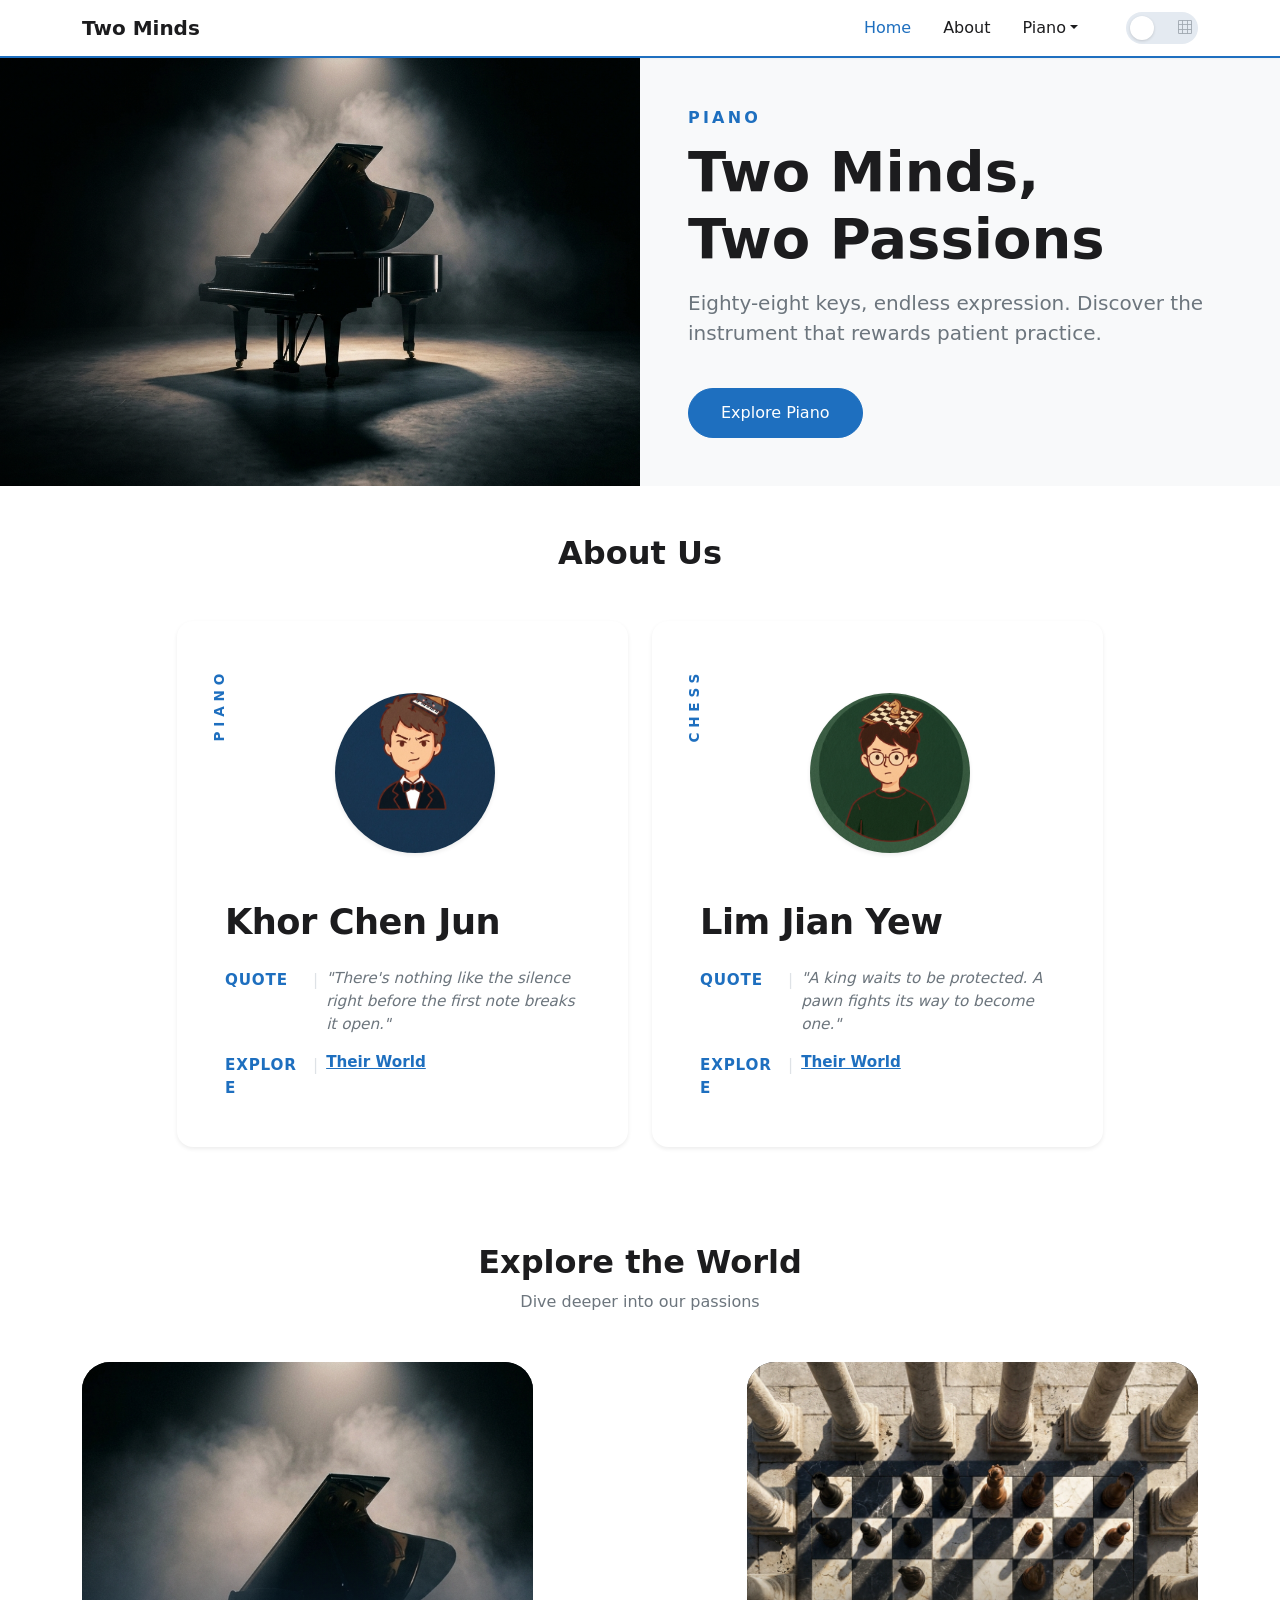
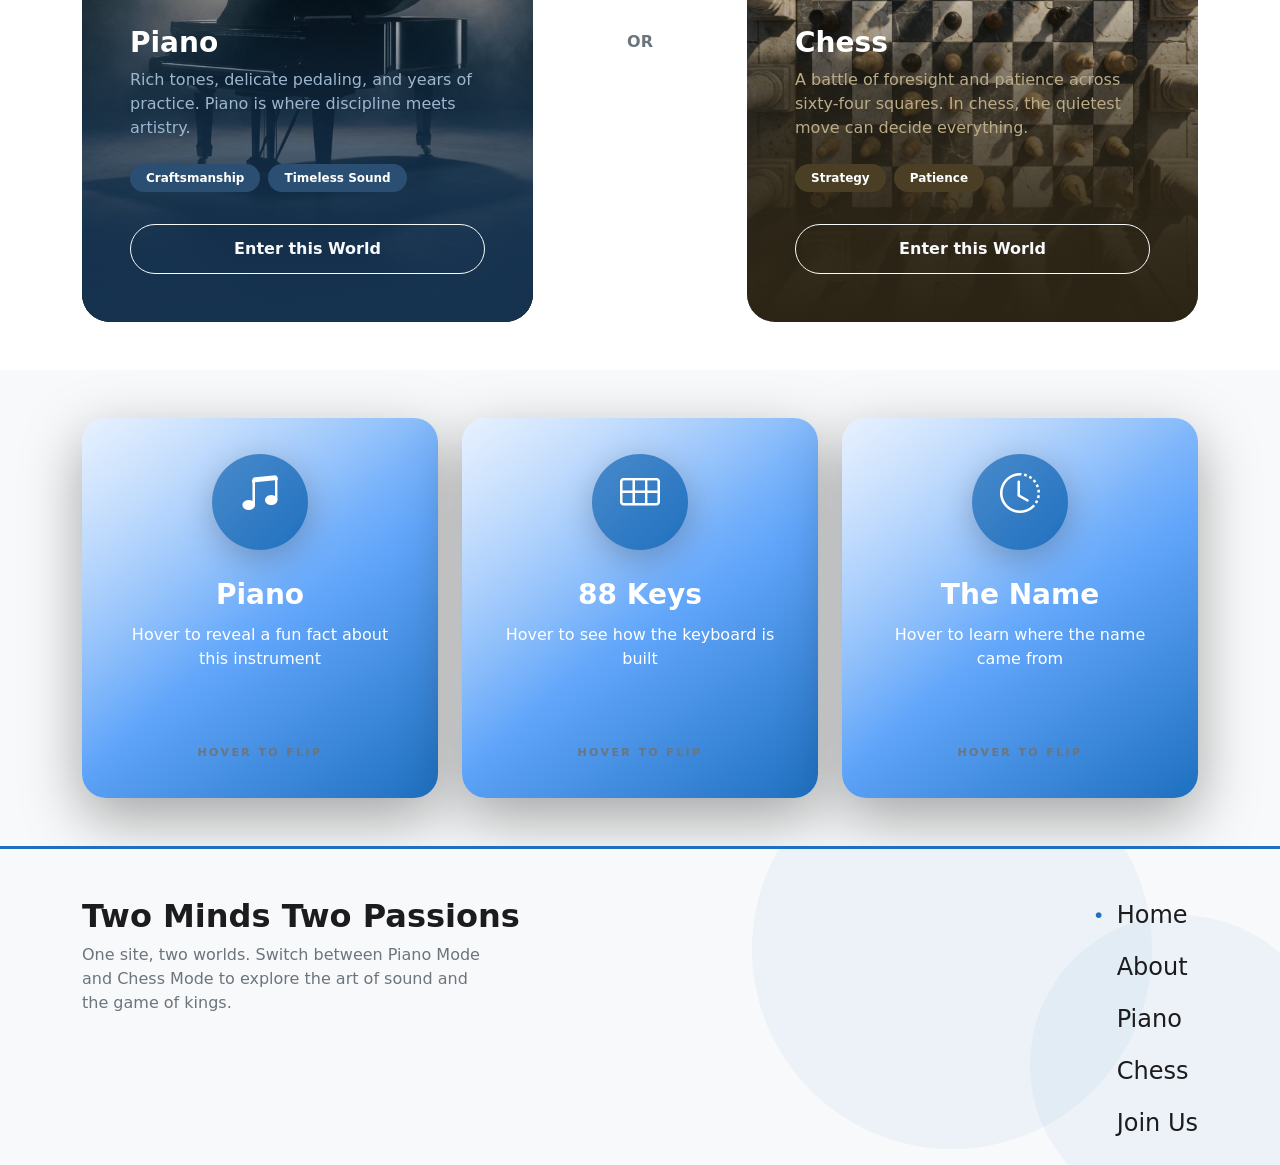
<file: index.html>
<!DOCTYPE html>
<html lang="en" data-mode="piano">
<!-- Jian Yew -->
<head>
  <meta charset="UTF-8">
  <title>Home Page</title>
  <link href="https://cdn.jsdelivr.net/npm/bootstrap@5.3.3/dist/css/bootstrap.min.css" rel="stylesheet">
  <link href="https://cdn.jsdelivr.net/npm/bootstrap-icons@1.11.3/font/bootstrap-icons.min.css" rel="stylesheet">
  <link rel="stylesheet" href="./css/styles.css">
  <link rel="icon" href="data:,">
</head>

<body class="tmt d-flex flex-column min-vh-100">
  <!-- Navigation bar -->
  <header class="navbar navbar-expand sticky-top tmt cnav">
    <div class="container">
      <a href="./index.html" class="navbar-brand fw-bold">Two Minds</a>
      <ul class="navbar-nav ms-auto me-4 gap-3 align-items-center">
        <li class="nav-item">
          <a href="./index.html" class="nav-link active">Home</a>
        </li>
        <li class="nav-item">
          <a href="./about.html" class="nav-link">About</a>
        </li>
        <li class="nav-item dropdown">
          <a class="nav-link dropdown-toggle dtl" href="javascript:void(0)" data-bs-toggle="dropdown">Chess</a>
          <ul class="dmenu dropdown-menu">
            <li><a class="dropdown-item" href="./chess_matches.html">Matches</a></li>
            <li><a class="dropdown-item" href="./chess_openings.html">Openings</a></li>
          </ul>
        </li>
      </ul>
      <!-- Toggle switch -->
      <button type="button" class="mtn mt mtl ms-3"></button>
    </div>
  </header>

  <main>
    <!-- Hero section, image reveal different mode's image as preview -->
    <section class="hero tmt">
      <div class="container-fluid p-0">
        <div class="row g-0">
          <div class="col-6 spot hwrap">
              <img class="hbase img-fluid w-100 h-100 object-fit-cover" src="./assets/piano_hero.jpg">
              <div class="rlayer">
                <img class="rimage img-fluid w-100 h-100 object-fit-cover" src="./assets/chess_hero.jpg">
                <span class="ring"></span>
              </div>
              <div class="hgrad"></div>
          </div>
          <div class="col-6 d-flex align-items-center">
            <div class="hcont p-5 w-100">
              <p class="heye mb-2 text-uppercase fw-bold">Piano</p>
              <h1 class="htit display-4 fw-bold">Two Minds, Two Passions</h1>
              <p class="hsub lead mt-3">Eighty-eight keys, endless expression. Discover the instrument that
                rewards patient practice.</p>
              <a href="#hobbies" class="cta btn btn-primary mt-4">
                <span class="ctat">Explore Piano</span>
              </a>
            </div>
          </div>
        </div>
      </div>
    </section>

    <!-- About us section -->
    <section class="tmt py-5">
      <div class="container">
        <h2 class="fw-bold text-center mb-5">About Us</h2>

        <div class="row g-4 justify-content-center">

          <div class="col-5">
            <div class="card border-0 shadow-sm p-5 h-100 rounded-4" style="background-color: var(--cardbg);">
              <div class="bclabel position-absolute text-uppercase fw-bold">PIANO</div>
              <div class="d-flex justify-content-center mb-5 mt-4 ps-4">
                <img class="rounded-circle object-fit-cover shadow-sm" src="assets/piano_player.jpeg" width="160"
                  height="160">
              </div>
              <h3 class="bcname fw-bold mb-4">Khor Chen Jun</h3>
              <div class="bcrow d-flex align-items-start mb-3">
                <span class="bckey fw-bold text-uppercase flex-shrink-0">QUOTE</span>
                <span class="bcsep mx-2">|</span>
                <span class="fst-italic text-muted">"There's nothing like the silence right before the first note breaks it open."</span>
              </div>
              <div class="bcrow d-flex align-items-start">
                <span class="bckey fw-bold text-uppercase flex-shrink-0">EXPLORE</span>
                <span class="bcsep mx-2">|</span>
                <a href="#hobbies" class="fw-bold p-0" style="color: var(--primary);" data-set-mode="piano">Their World</a>
              </div>
            </div>
          </div>

          <div class="col-5">
            <div class="card border-0 shadow-sm p-5 h-100 rounded-4" style="background-color: var(--cardbg);">
              <div class="bclabel position-absolute text-uppercase fw-bold">CHESS</div>
              <div class="d-flex justify-content-center mb-5 mt-4 ps-4">
                <img class="rounded-circle object-fit-cover shadow-sm" src="./assets/chess_player.jpg" width="160"
                  height="160">
              </div>
              <h3 class="bcname fw-bold mb-4">Lim Jian Yew</h3>
              <div class="bcrow d-flex align-items-start mb-3">
                <span class="bckey fw-bold text-uppercase flex-shrink-0">QUOTE</span>
                <span class="bcsep mx-2">|</span>
                <span class="fst-italic text-muted">"A king waits to be protected. A pawn fights its way to become one."</span>
              </div>
              <div class="bcrow d-flex align-items-start">
                <span class="bckey fw-bold text-uppercase flex-shrink-0">EXPLORE</span>
                <span class="bcsep mx-2">|</span>
                <a href="#hobbies" class="fw-bold p-0" style="color: var(--primary);" data-set-mode="chess">Their World</a>
              </div>
            </div>
          </div>

        </div>
      </div>
    </section>

    <!-- Hobby card section -->
    <section id="hobbies" class="tmt py-5">
      <div class="container">
        <div class="reveal text-center mb-5">
          <h2 class="fw-bold">Explore the World</h2>
          <p class="text-muted">Dive deeper into our passions</p>
        </div>

        <div class="row g-4 justify-content-center">
          <div class="col-5 reveal">
            <div class="card hcard border-0 h-100 overflow-hidden text-white bg-dark">
              <img class="card-img object-fit-cover h-100 w-100" src="./assets/piano_hero.jpg">
              <div class="card-img-overlay d-flex flex-column justify-content-end p-5"
                style="background: linear-gradient(to top, #15324f 0%, #15324ff2 15%, #15324fa6 40%, #00000000 70%);">
                <h3 class="card-title fw-bold">Piano</h3>
                <p class="card-text mb-4" style="color: #9db6cf;">Rich tones, delicate pedaling, and years of
                  practice. Piano is where discipline meets artistry.</p>
                <div class="d-flex gap-2 mb-4 flex-wrap">
                  <span class="badge rounded-pill py-2 px-3" style="background-color: #2a4f72;">
                    Craftsmanship
                  </span>
                  <span class="badge rounded-pill py-2 px-3" style="background-color: #2a4f72;">
                    Timeless Sound
                  </span>
                </div>
                <a href="piano_index.html">
                <button type="button" class="btn btn-outline-light mt-2 fw-bold w-100" data-set-mode="piano">
                  Enter this World
                </button></a>
              </div>
            </div>
          </div>

          <div class="col-2 d-flex align-items-center justify-content-center py-3 text-muted text-uppercase fw-bold">
            or
          </div>

          <div class="col-5 reveal reveal-delay-1">
            <div class="card hcard border-0 h-100 overflow-hidden text-white bg-dark">
              <img class="card-img object-fit-cover h-100 w-100" src="./assets/explore_chess.jpg">
              <div class="card-img-overlay d-flex flex-column justify-content-end p-5"
                style="background: linear-gradient(to top, #2b2415 0%, #2b2415f2 15%, #2b2415a6 40%, #00000000 70%);">
                <h3 class="card-title fw-bold">Chess</h3>
                <p class="card-text mb-4" style="color: #bbab86;">A battle of foresight and patience across sixty-four
                  squares. In chess, the quietest move can decide everything.</p>
                <div class="d-flex gap-2 mb-4 flex-wrap">
                  <span class="badge rounded-pill py-2 px-3" style="background-color: #4a3f24;">
                    Strategy
                  </span>
                  <span class="badge rounded-pill py-2 px-3" style="background-color: #4a3f24;">
                    Patience
                  </span>
                </div>
                <a href="./chess_matches.html" class="btn btn-outline-light mt-2 fw-bold w-100" data-set-mode="chess">
                  Enter this World
                </a>
              </div>
            </div>
          </div>
        </div>
      </div>
    </section>

    <!-- Card flip section -->
    <section class="highlights tmt py-5">
      <div class="container">
        <div class="row g-4 grid justify-content-center"></div>
      </div>
    </section>
  </main>

  <!-- Footer -->
  <footer class="footer tmt mt-auto pt-5 pb-4">
    <div class="container d-flex justify-content-between">
      <div>
        <h3 class="fw-bold fs-2">Two Minds Two Passions</h3>
        <p class="mb-4 pe-5" style="max-width: 450px;">
          One site, two worlds. Switch between Piano Mode and Chess Mode to explore the art of sound and the game
          of kings.
        </p>
      </div>
      <nav class="d-flex flex-column gap-3">
        <a href="./index.html" class="flink position-relative">
          <span class="position-absolute translate-middle-y"
            style="left: -16px; top: 50%; color: var(--primary); font-size: 20px;">•</span>
          Home
        </a>
        <a href="./about.html" class="flink">About</a>
        <a href="./index.html#hobbies" class="flink" data-set-mode="piano">Piano</a>
        <a href="./index.html#hobbies" class="flink" data-set-mode="chess">Chess</a>
        <a href="./join_us.html" class="flink">Join Us</a>
      </nav>
    </div>
  </footer>

  <!-- JavaScript -->
  <script src="https://cdn.jsdelivr.net/npm/bootstrap@5.3.3/dist/js/bootstrap.bundle.min.js"></script>
  <script src="./js/main.js"></script>
</body>

</html>
</file>
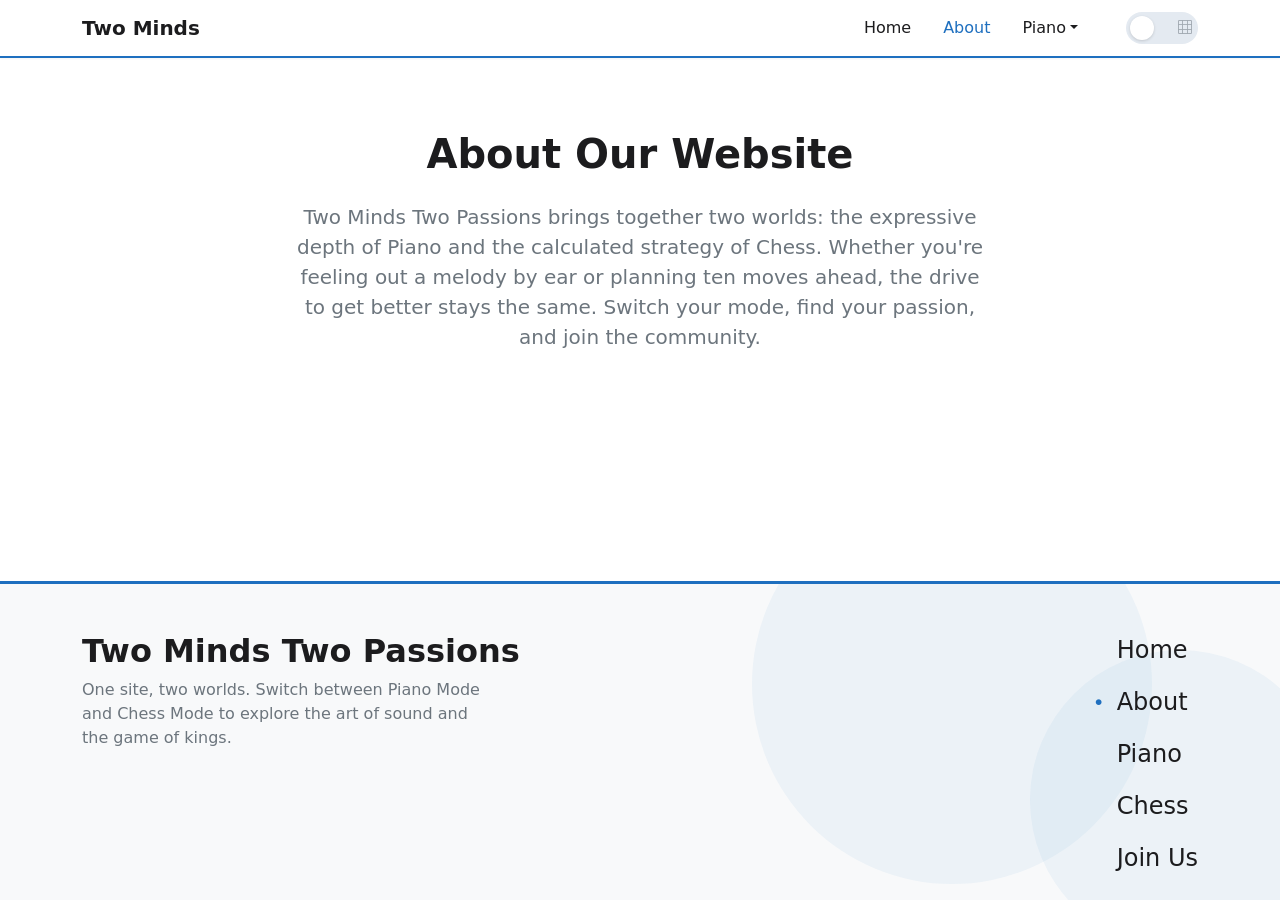
<file: about.html>
<!DOCTYPE html>
<html lang="en" data-mode="piano">
<!-- Jian Yew -->
<head>
  <meta charset="UTF-8">
  <title>About Us</title>
  <link href="https://cdn.jsdelivr.net/npm/bootstrap@5.3.3/dist/css/bootstrap.min.css" rel="stylesheet">
  <link href="https://cdn.jsdelivr.net/npm/bootstrap-icons@1.11.3/font/bootstrap-icons.min.css" rel="stylesheet">
  <link rel="stylesheet" href="./css/styles.css">
</head>

<body class="tmt d-flex flex-column min-vh-100">
  <!-- Navigation bar -->
  <header class="navbar navbar-expand sticky-top tmt cnav">
    <div class="container">
      <a href="./index.html" class="navbar-brand fw-bold">Two Minds</a>
      <ul class="navbar-nav ms-auto me-4 gap-3 align-items-center">
        <li class="nav-item">
          <a href="./index.html" class="nav-link">Home</a>
        </li>
        <li class="nav-item">
          <a href="./about.html" class="nav-link active">About</a>
        </li>
        <li class="nav-item dropdown">
          <a class="nav-link dropdown-toggle dtl" href="javascript:void(0)" data-bs-toggle="dropdown">Chess</a>
          <ul class="dmenu dropdown-menu">
            <li><a class="dropdown-item" href="./chess_matches.html">Matches</a></li>
            <li><a class="dropdown-item" href="./chess_openings.html">Openings</a></li>
          </ul>
        </li>
      </ul>
      <!-- Toggle switch -->
      <button type="button" class="mtn mt mtl ms-3"></button>
    </div>
  </header>


  <!-- Short text for what this website is -->
  <main class="container py-5 tmt">
    <div class="text-center mx-auto" style="max-width: 700px;">
      <h1 class="fw-bold mb-4 mt-4">About Our Website</h1>
      <p class="fs-5 text-muted">
        Two Minds Two Passions brings together two worlds: 
        the expressive depth of Piano and the calculated strategy of Chess. 
        Whether you're feeling out a melody by ear or planning ten moves ahead, 
        the drive to get better stays the same. Switch your mode, find your passion, 
        and join the community.
      </p>
    </div>
  </main>

  <!-- Footer -->
  <footer class="footer tmt mt-auto pt-5 pb-4">
    <div class="container d-flex justify-content-between">
      <div>
        <h3 class="fw-bold fs-2">Two Minds Two Passions</h3>
        <p class="mb-4 pe-5" style="max-width: 450px;">
          One site, two worlds. Switch between Piano Mode and Chess Mode to explore the art of sound and the game
          of kings.
        </p>
      </div>
      <nav class="d-flex flex-column gap-3">
        <a href="./index.html" class="flink">Home</a>
        <a href="./about.html" class="flink position-relative">
          <span class="position-absolute translate-middle-y"
            style="left: -16px; top: 50%; color: var(--primary); font-size: 20px;">•</span>
          About
        </a>
        <a href="./index.html#hobbies" class="flink" data-set-mode="piano">Piano</a>
        <a href="./index.html#hobbies" class="flink" data-set-mode="chess">Chess</a>
        <a href="./join_us.html" class="flink">Join Us</a>
      </nav>
    </div>
  </footer>

  <!-- JavaScript -->
  <script src="https://cdn.jsdelivr.net/npm/bootstrap@5.3.3/dist/js/bootstrap.bundle.min.js"></script>
  <script src="./js/main.js"></script>
</body>

</html>
</file>
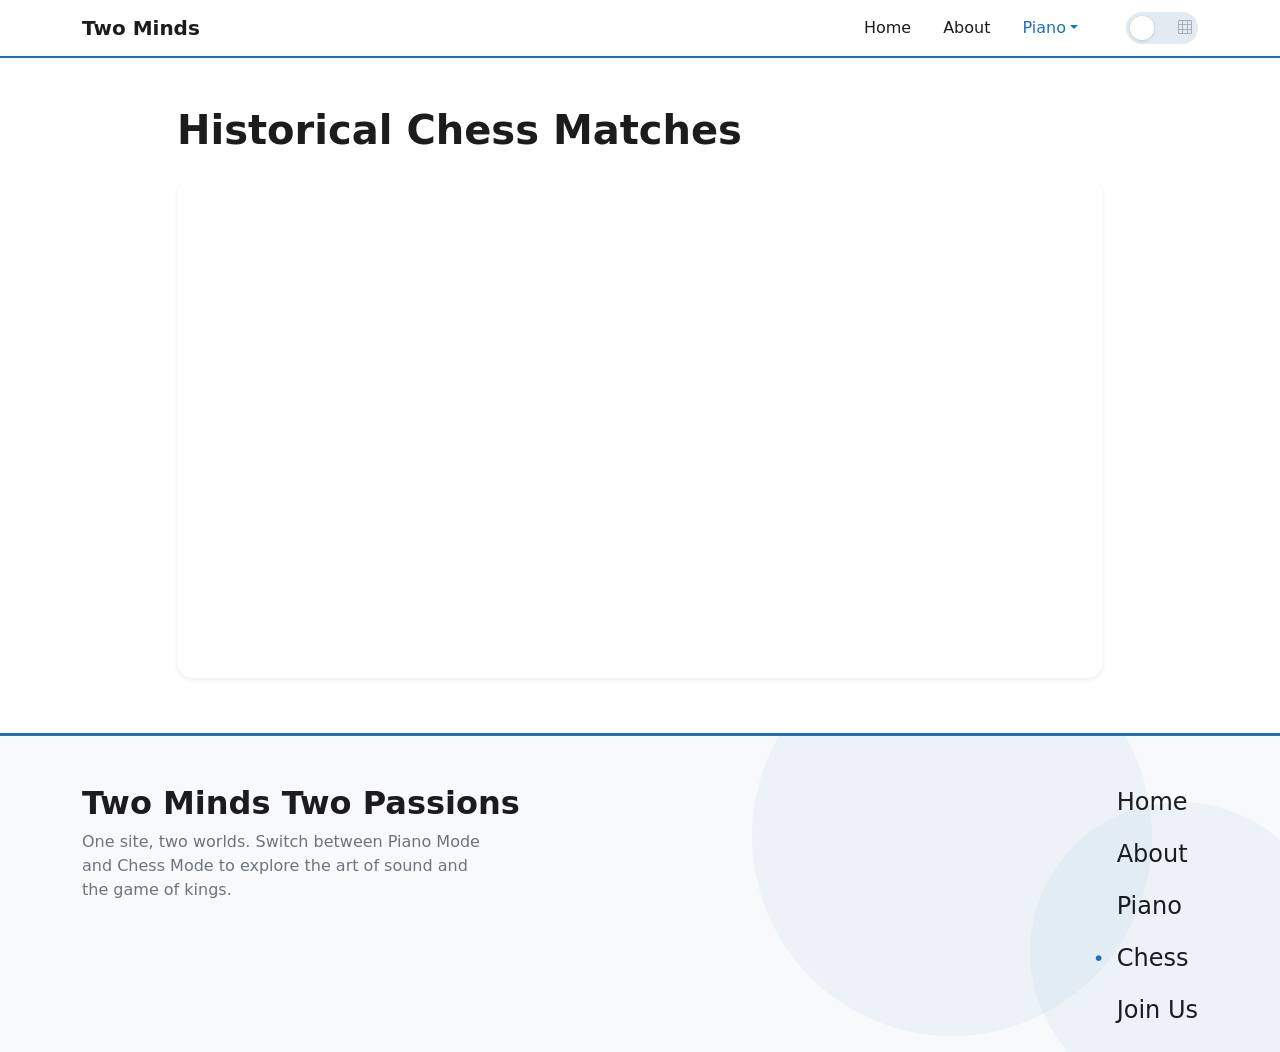
<file: chess_matches.html>
<!DOCTYPE html>
<html lang="en" data-mode="chess">
<!-- Jian Yew -->
<head>
  <meta charset="UTF-8">
  <title>Chess Matches Page</title>
  <link href="https://cdn.jsdelivr.net/npm/bootstrap@5.3.3/dist/css/bootstrap.min.css" rel="stylesheet">
  <link href="https://cdn.jsdelivr.net/npm/bootstrap-icons@1.11.3/font/bootstrap-icons.min.css" rel="stylesheet">
  <link rel="stylesheet" href="./css/styles.css">
</head>

<body class="tmt d-flex flex-column min-vh-100">
  <!-- Navigation bar -->
  <header class="navbar navbar-expand sticky-top tmt cnav">
    <div class="container">
      <a href="./index.html" class="navbar-brand fw-bold">Two Minds</a>
      <ul class="navbar-nav ms-auto me-4 gap-3 align-items-center">
        <li class="nav-item">
          <a href="./index.html" class="nav-link">Home</a>
        </li>
        <li class="nav-item">
          <a href="./about.html" class="nav-link">About</a>
        </li>
        <li class="nav-item dropdown">
          <a class="nav-link dropdown-toggle dtl active" href="javascript:void(0)" data-bs-toggle="dropdown">Chess</a>
          <ul class="dmenu dropdown-menu">
            <li><a class="dropdown-item" href="./chess_matches.html">Matches</a></li>
            <li><a class="dropdown-item" href="./chess_openings.html">Openings</a></li>
          </ul>
        </li>
      </ul>
      <!-- Toggle switch -->
      <button type="button" class="mtn mt mtl ms-3"></button>
    </div>
  </header>

  <main>
    <!-- Historical chess match from Lichess -->
    <div class="container py-5">
      <div class="row justify-content-center">
        <div class="col-10">
          <h1 class="mb-4 fw-bold">Historical Chess Matches</h1>
          <iframe class="rounded-4 shadow-sm w-100" src="https://lichess.org/study/embed/6mrPHt5h/XDW7VmHB?theme=brown&bg=dark" height="500" frameborder="0"></iframe>
        </div>
      </div>
    </div>
  </main>

  <!-- Footer -->
  <footer class="footer tmt mt-auto pt-5 pb-4">
    <div class="container d-flex justify-content-between">
      <div>
        <h3 class="fw-bold fs-2">Two Minds Two Passions</h3>
        <p class="mb-4 pe-5" style="max-width: 450px;">
          One site, two worlds. Switch between Piano Mode and Chess Mode to explore the art of sound and the game
          of kings.
        </p>
      </div>
      <nav class="d-flex flex-column gap-3">
        <a href="./index.html" class="flink">Home</a>
        <a href="./about.html" class="flink">About</a>
        <a href="./index.html#hobbies" class="flink" data-set-mode="piano">Piano</a>
        <a href="./index.html#hobbies" class="flink position-relative" data-set-mode="chess">
          <span class="position-absolute translate-middle-y"
            style="left: -16px; top: 50%; color: var(--primary); font-size: 20px;">•</span>
          Chess
        </a>
        <a href="./join_us.html" class="flink">Join Us</a>
      </nav>
    </div>
  </footer>

  <!-- JavaScript -->
  <script src="https://cdn.jsdelivr.net/npm/bootstrap@5.3.3/dist/js/bootstrap.bundle.min.js"></script>
  <script src="./js/main.js"></script>
</body>

</html>
</file>
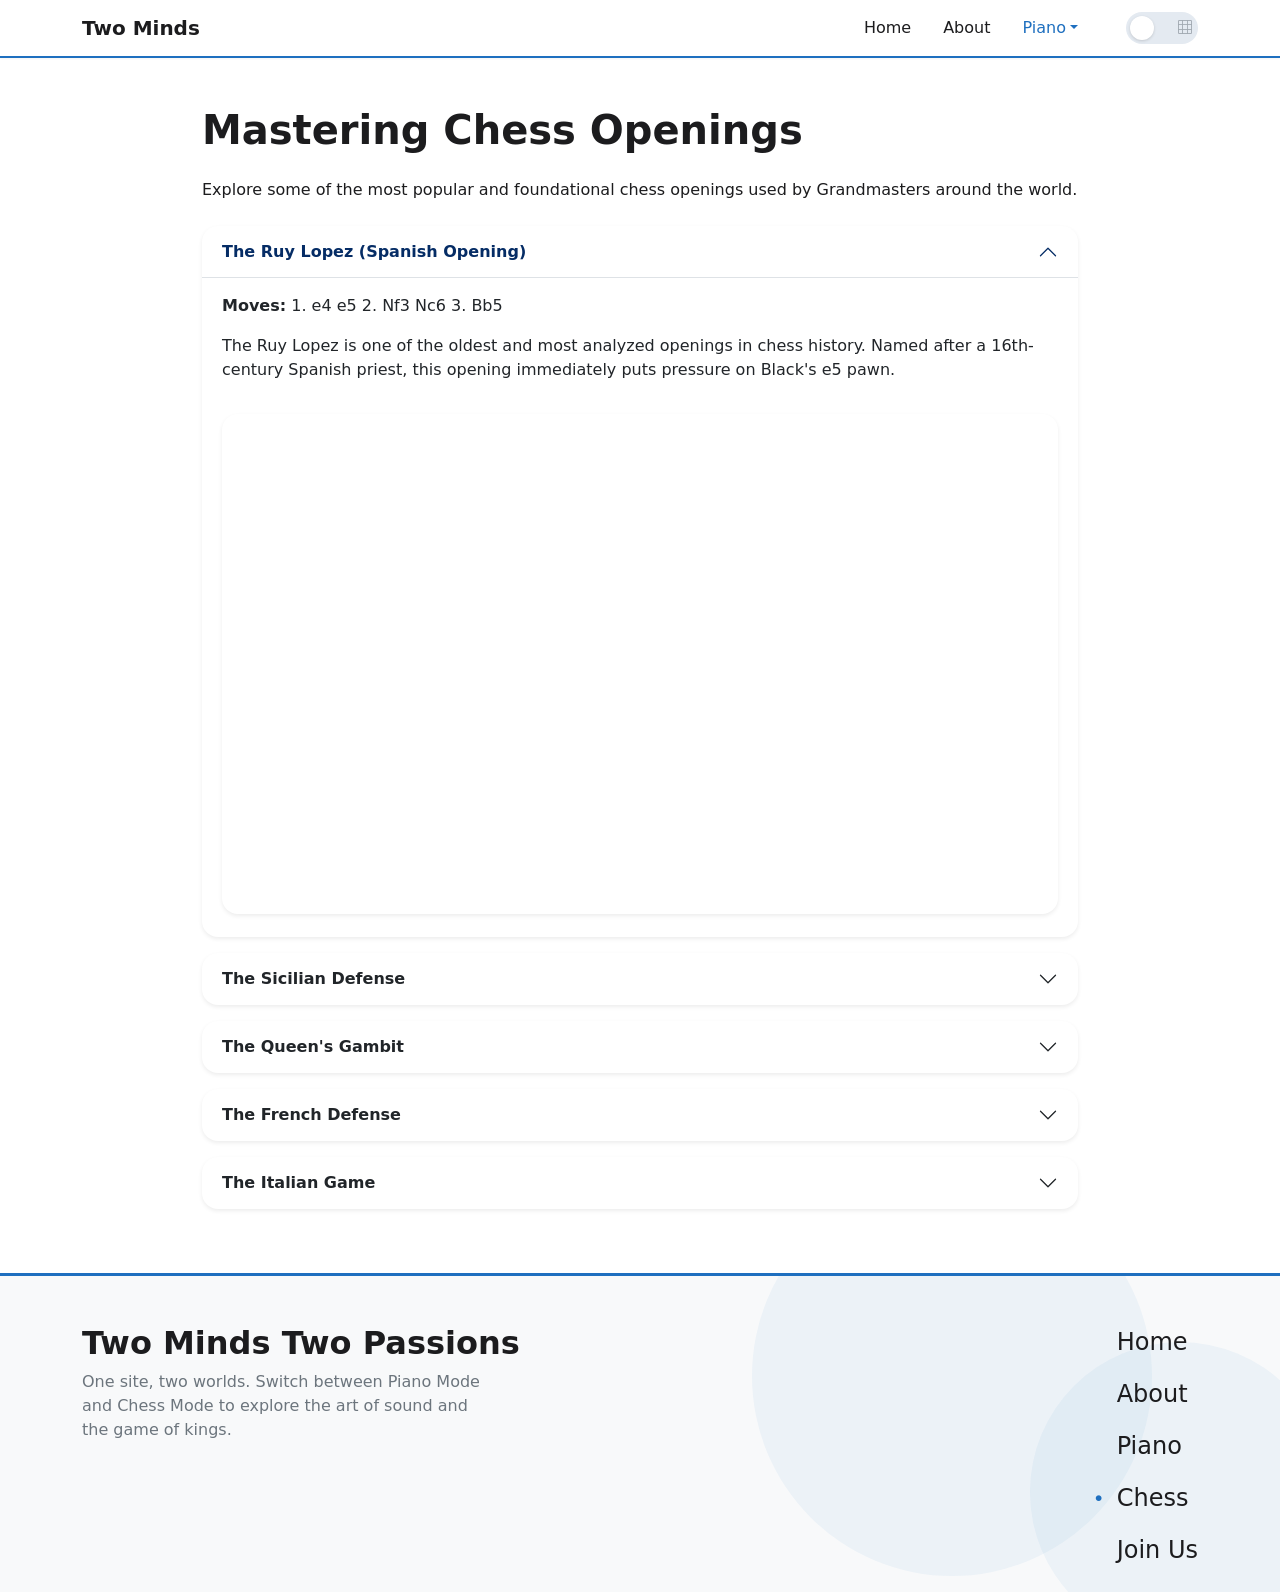
<file: chess_openings.html>
<!DOCTYPE html>
<html lang="en" data-mode="chess">
<!-- Jian Yew -->
<head>
  <meta charset="UTF-8">
  <title>Chess Openings</title>
  <link href="https://cdn.jsdelivr.net/npm/bootstrap@5.3.3/dist/css/bootstrap.min.css" rel="stylesheet">
  <link href="https://cdn.jsdelivr.net/npm/bootstrap-icons@1.11.3/font/bootstrap-icons.min.css" rel="stylesheet">
  <link rel="stylesheet" href="./css/styles.css">
</head>

<body class="tmt d-flex flex-column min-vh-100">
  <!-- Navigation bar -->
  <header class="navbar navbar-expand sticky-top tmt cnav">
    <div class="container">
      <a href="./index.html" class="navbar-brand fw-bold">Two Minds</a>
      <ul class="navbar-nav ms-auto me-4 gap-3 align-items-center">
        <li class="nav-item">
          <a href="./index.html" class="nav-link">Home</a>
        </li>
        <li class="nav-item">
          <a href="./about.html" class="nav-link">About</a>
        </li>
        <li class="nav-item dropdown">
          <a class="nav-link dropdown-toggle dtl active" href="javascript:void(0)" data-bs-toggle="dropdown">Chess</a>
          <ul class="dmenu dropdown-menu">
            <li><a class="dropdown-item" href="./chess_matches.html">Matches</a></li>
            <li><a class="dropdown-item" href="./chess_openings.html">Openings</a></li>
          </ul>
        </li>
      </ul>
      <!-- Toggle switch -->
      <button type="button" class="mtn mt mtl ms-3"></button>
    </div>
  </header>

  <main>
    <!-- Accordion for the chess openings -->
    <div class="container py-5" style="max-width: 900px;">
        <h1 class="fw-bold mb-4">Mastering Chess Openings</h1>
        <p class="mb-4">Explore some of the most popular and foundational chess openings used by Grandmasters around the
          world.</p>

        <div class="accordion" id="chessOpeningsAccordion">

          <div class="accordion-item border-0 mb-3 rounded-4 shadow-sm overflow-hidden">
            <h2 class="accordion-header">
              <button class="accordion-button bg-transparent fw-bold" type="button" data-bs-toggle="collapse"
                data-bs-target="#collapseOne">
                The Ruy Lopez (Spanish Opening)
              </button>
            </h2>
            <div id="collapseOne" class="accordion-collapse collapse show" data-bs-parent="#chessOpeningsAccordion">
              <div class="accordion-body">
                <p><strong>Moves:</strong> 1. e4 e5 2. Nf3 Nc6 3. Bb5</p>
                <p>The Ruy Lopez is one of the oldest and most analyzed openings in chess history. Named after a
                  16th-century Spanish priest, this opening immediately puts pressure on Black's e5 pawn.</p>
                <iframe class="rounded-4 shadow-sm w-100 mt-3" src="https://lichess.org/study/embed/Trmr5pwd/lmORRwOQ?theme=brown&bg=dark" height="500" frameborder="0"></iframe>
              </div>
            </div>
          </div>

          <div class="accordion-item border-0 mb-3 rounded-4 shadow-sm overflow-hidden">
            <h2 class="accordion-header">
              <button class="accordion-button collapsed bg-transparent fw-bold" type="button" data-bs-toggle="collapse"
                data-bs-target="#collapseTwo">
                The Sicilian Defense
              </button>
            </h2>
            <div id="collapseTwo" class="accordion-collapse collapse" data-bs-parent="#chessOpeningsAccordion">
              <div class="accordion-body">
                <p><strong>Moves:</strong> 1. e4 c5</p>
                <p>Black's most popular response to 1. e4, fighting for the center while unbalancing the position.</p>
                <iframe class="rounded-4 shadow-sm w-100 mt-3" src="https://lichess.org/study/embed/AGL5cUru/Ya1x355f?theme=brown&bg=dark" height="500" frameborder="0"></iframe>
              </div>
            </div>
          </div>

          <div class="accordion-item border-0 mb-3 rounded-4 shadow-sm overflow-hidden">
            <h2 class="accordion-header">
              <button class="accordion-button collapsed bg-transparent fw-bold" type="button" data-bs-toggle="collapse"
                data-bs-target="#collapseThree">
                The Queen's Gambit
              </button>
            </h2>
            <div id="collapseThree" class="accordion-collapse collapse" data-bs-parent="#chessOpeningsAccordion">
              <div class="accordion-body">
                <p><strong>Moves:</strong> 1. d4 d5 2. c4</p>
                <p>One of the oldest known openings. White offers the c4 pawn to gain better center control and rapid
                  development.</p>
                <iframe class="rounded-4 shadow-sm w-100 mt-3" src="https://lichess.org/study/embed/YysrmbbC/fQsokc6o?theme=brown&bg=dark" height="500" frameborder="0"></iframe>
              </div>
            </div>
          </div>

          <div class="accordion-item border-0 mb-3 rounded-4 shadow-sm overflow-hidden">
            <h2 class="accordion-header">
              <button class="accordion-button collapsed bg-transparent fw-bold" type="button" data-bs-toggle="collapse"
                data-bs-target="#collapseFour">
                The French Defense
              </button>
            </h2>
            <div id="collapseFour" class="accordion-collapse collapse" data-bs-parent="#chessOpeningsAccordion">
              <div class="accordion-body">
                <p><strong>Moves:</strong> 1. e4 e6</p>
                <p>A solid opening for Black, preparing to challenge the center with d5 while offering strong queenside
                  counter-attacking potential.</p>
                <iframe class="rounded-4 shadow-sm w-100 mt-3" src="https://lichess.org/study/embed/6modhEl9/RruwbbTU?theme=brown&bg=dark" height="500" frameborder="0"></iframe>
              </div>
            </div>
          </div>

          <div class="accordion-item border-0 mb-3 rounded-4 shadow-sm overflow-hidden">
            <h2 class="accordion-header">
              <button class="accordion-button collapsed bg-transparent fw-bold" type="button" data-bs-toggle="collapse"
                data-bs-target="#collapseFive">
                The Italian Game
              </button>
            </h2>
            <div id="collapseFive" class="accordion-collapse collapse" data-bs-parent="#chessOpeningsAccordion">
              <div class="accordion-body">
                <p><strong>Moves:</strong> 1. e4 e5 2. Nf3 Nc6 3. Bc4</p>
                <p>A beginner-friendly classic that focuses on rapid development and controlling the center while preparing to castle.</p>
                <iframe class="rounded-4 shadow-sm w-100 mt-3" src="https://lichess.org/study/embed/YhGTVbys/nSpXIOK4?theme=brown&bg=dark" height="500" frameborder="0"></iframe>
              </div>
            </div>
          </div>

        </div>
    </div>
  </main>

  <!-- Footer -->
  <footer class="footer tmt mt-auto pt-5 pb-4">
    <div class="container d-flex justify-content-between">
      <div>
        <h3 class="fw-bold fs-2">Two Minds Two Passions</h3>
        <p class="mb-4 pe-5" style="max-width: 450px;">
          One site, two worlds. Switch between Piano Mode and Chess Mode to explore the art of sound and the game
          of kings.
        </p>
      </div>
      <nav class="d-flex flex-column gap-3">
        <a href="./index.html" class="flink">Home</a>
        <a href="./about.html" class="flink">About</a>
        <a href="./index.html#hobbies" class="flink" data-set-mode="piano">Piano</a>
        <a href="./index.html#hobbies" class="flink position-relative" data-set-mode="chess">
          <span class="position-absolute translate-middle-y"
            style="left: -16px; top: 50%; color: var(--primary); font-size: 20px;">•</span>
          Chess
        </a>
        <a href="./join_us.html" class="flink">Join Us</a>
      </nav>
    </div>
  </footer>

  <!-- JavaScript -->
  <script src="https://cdn.jsdelivr.net/npm/bootstrap@5.3.3/dist/js/bootstrap.bundle.min.js"></script>
  <script src="./js/main.js"></script>
</body>

</html>
</file>
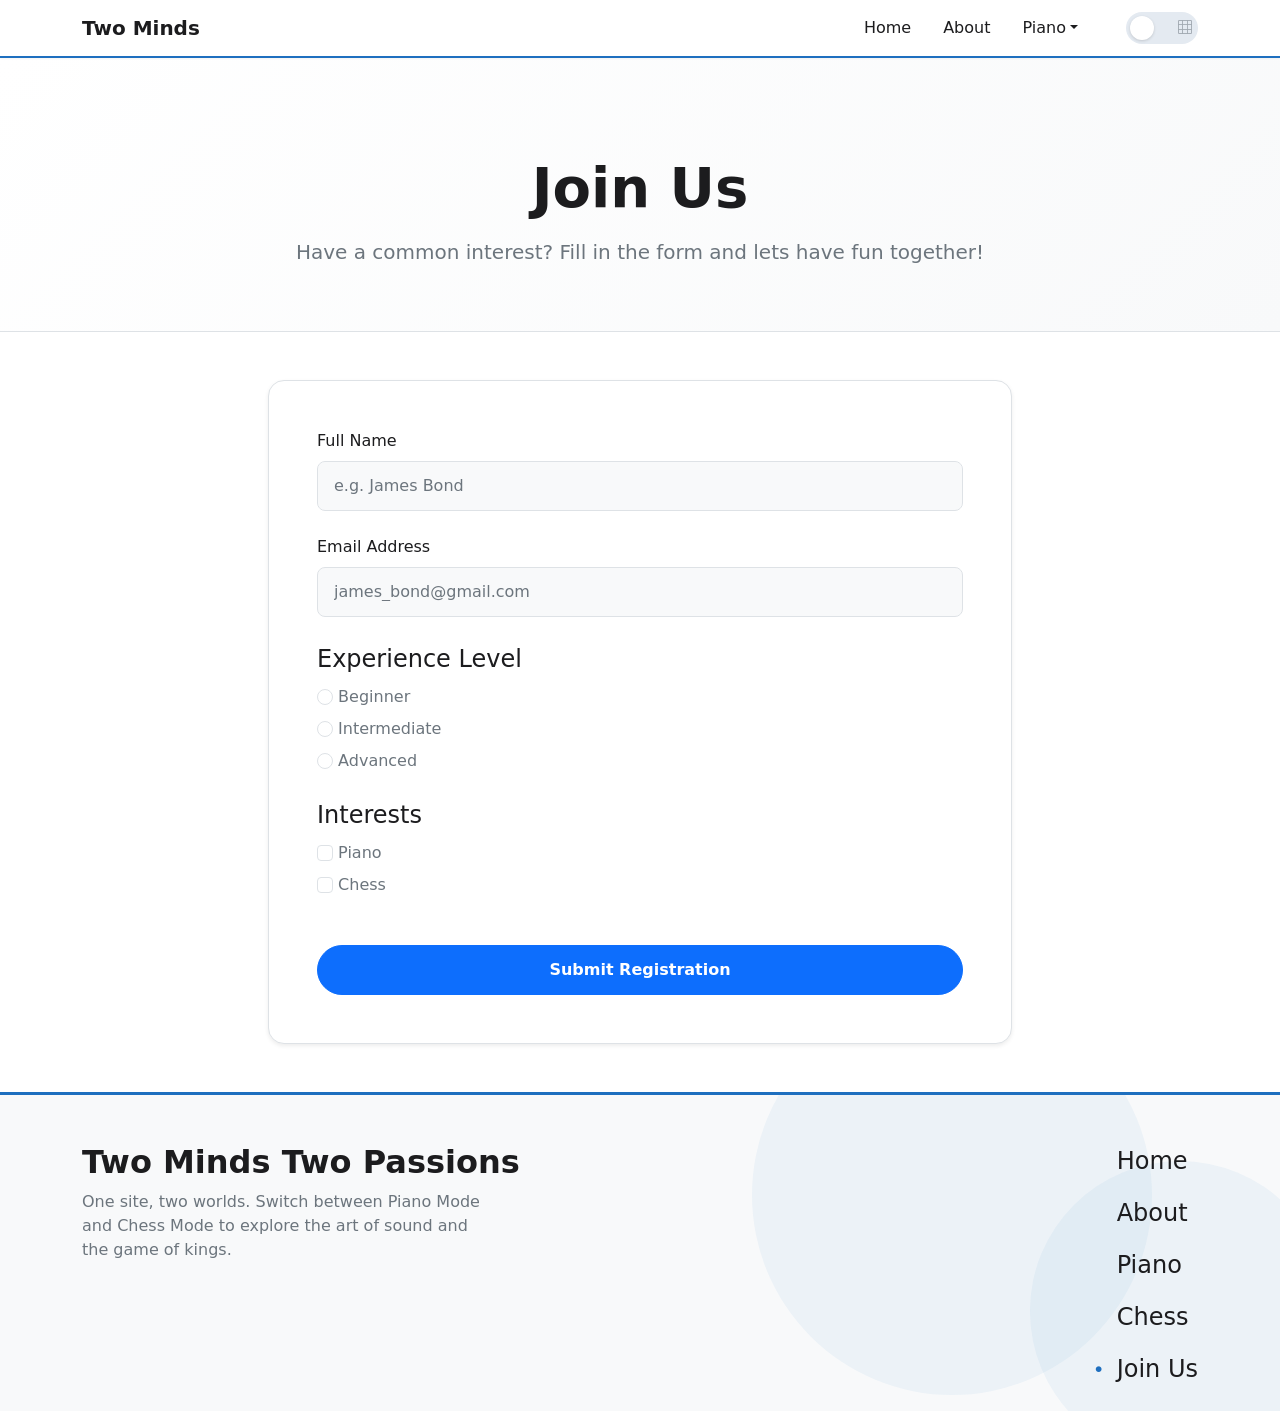
<file: join_us.html>
<!DOCTYPE html>
<html lang="en" data-mode="piano">
<!-- Jian Yew -->
<head>
  <meta charset="UTF-8">
  <title>Join Us Page</title>
  <link href="https://cdn.jsdelivr.net/npm/bootstrap@5.3.3/dist/css/bootstrap.min.css" rel="stylesheet">
  <link href="https://cdn.jsdelivr.net/npm/bootstrap-icons@1.11.3/font/bootstrap-icons.min.css" rel="stylesheet">
  <link rel="stylesheet" href="./css/styles.css">
</head>

<body class="tmt d-flex flex-column min-vh-100">
  <!-- Navigation bar -->
  <header class="navbar navbar-expand sticky-top tmt cnav">
    <div class="container">
      <a href="./index.html" class="navbar-brand fw-bold">Two Minds</a>
      <ul class="navbar-nav ms-auto me-4 gap-3 align-items-center">
        <li class="nav-item">
          <a href="./index.html" class="nav-link">Home</a>
        </li>
        <li class="nav-item">
          <a href="./about.html" class="nav-link">About</a>
        </li>
        <li class="nav-item dropdown">
          <a class="nav-link dropdown-toggle dtl" href="javascript:void(0)" data-bs-toggle="dropdown">Chess</a>
          <ul class="dmenu dropdown-menu">
            <li><a class="dropdown-item" href="./chess_matches.html">Matches</a></li>
            <li><a class="dropdown-item" href="./chess_openings.html">Openings</a></li>
          </ul>
        </li>
      </ul>
      <!-- Toggle switch -->
      <button type="button" class="mtn mt mtl ms-3"></button>
    </div>
  </header>

  <!-- Form for join us -->
  <main>
    <section class="jhero text-center tmt border-bottom">
      <div class="container">
        <h1 class="display-4 fw-bold mb-3">Join Us</h1>
        <p class="lead text-muted">Have a common interest? Fill in the form and lets have fun together!</p>
      </div>
    </section>

    <section class="py-5 tmt">
      <div class="container">
        <div class="card border rounded-4 shadow-sm overflow-hidden col-8 mx-auto p-5" style="background-color: var(--surface); color: var(--text);">
          <form action="response.html" method="GET">
            <div class="mb-4">
              <label class="form-label">Full Name</label>
              <input type="text" name="name" class="form-control" placeholder="e.g. James Bond" required>
              <div class="invalid-feedback">Please enter your full name.</div>
            </div>

            <div class="mb-4">
              <label class="form-label">Email Address</label>
              <input type="email" name="email" class="form-control" placeholder="james_bond@gmail.com" required>
              <div class="invalid-feedback">Please provide a valid email address.</div>
            </div>

            <fieldset class="mb-4">
              <legend class="form-label">Experience Level</legend>
              <div class="d-flex flex-column gap-2 mt-2">
                <label class="form-check-label text-muted">
                  <input class="form-check-input" type="radio" name="experienceLevel" value="Beginner" required>
                  Beginner
                </label>
                <label class="form-check-label text-muted">
                  <input class="form-check-input" type="radio" name="experienceLevel" value="Intermediate">
                  Intermediate
                </label>
                <label class="form-check-label text-muted">
                  <input class="form-check-input" type="radio" name="experienceLevel" value="Advanced">
                  Advanced
                </label>
              </div>
              <div class="invalid-feedback">Please select your experience level.</div>
            </fieldset>

            <fieldset class="mb-5">
              <legend class="form-label">Interests</legend>
              <div class="d-flex flex-column gap-2 mt-2">
                <label class="form-check-label text-muted">
                  <input class="form-check-input" type="checkbox" name="interests" value="Piano">
                  Piano
                </label>
                <label class="form-check-label text-muted">
                  <input class="form-check-input" type="checkbox" name="interests" value="Chess">
                  Chess
                </label>
              </div>
            </fieldset>

            <button type="submit" class="btn btn-primary fw-bold w-100">
              Submit Registration
            </button>
          </form>
        </div>
      </div>
    </section>
  </main>

  <!-- Footer -->
  <footer class="footer tmt mt-auto pt-5 pb-4">
    <div class="container d-flex justify-content-between">
      <div>
        <h3 class="fw-bold fs-2">Two Minds Two Passions</h3>
        <p class="mb-4 pe-5" style="max-width: 450px;">
          One site, two worlds. Switch between Piano Mode and Chess Mode to explore the art of sound and the game
          of kings.
        </p>
      </div>
      <nav class="d-flex flex-column gap-3">
        <a href="./index.html" class="flink">Home</a>
        <a href="./about.html" class="flink">About</a>
        <a href="./index.html#hobbies" class="flink" data-set-mode="piano">Piano</a>
        <a href="./index.html#hobbies" class="flink" data-set-mode="chess">Chess</a>
        <a href="./join_us.html" class="flink position-relative">
          <span class="position-absolute translate-middle-y"
            style="left: -16px; top: 50%; color: var(--primary); font-size: 20px;">•</span>
          Join Us
        </a>
      </nav>
    </div>
  </footer>

  <!-- JavaScript -->
  <script src="https://cdn.jsdelivr.net/npm/bootstrap@5.3.3/dist/js/bootstrap.bundle.min.js"></script>
  <script src="./js/main.js"></script>
</body>

</html>
</file>
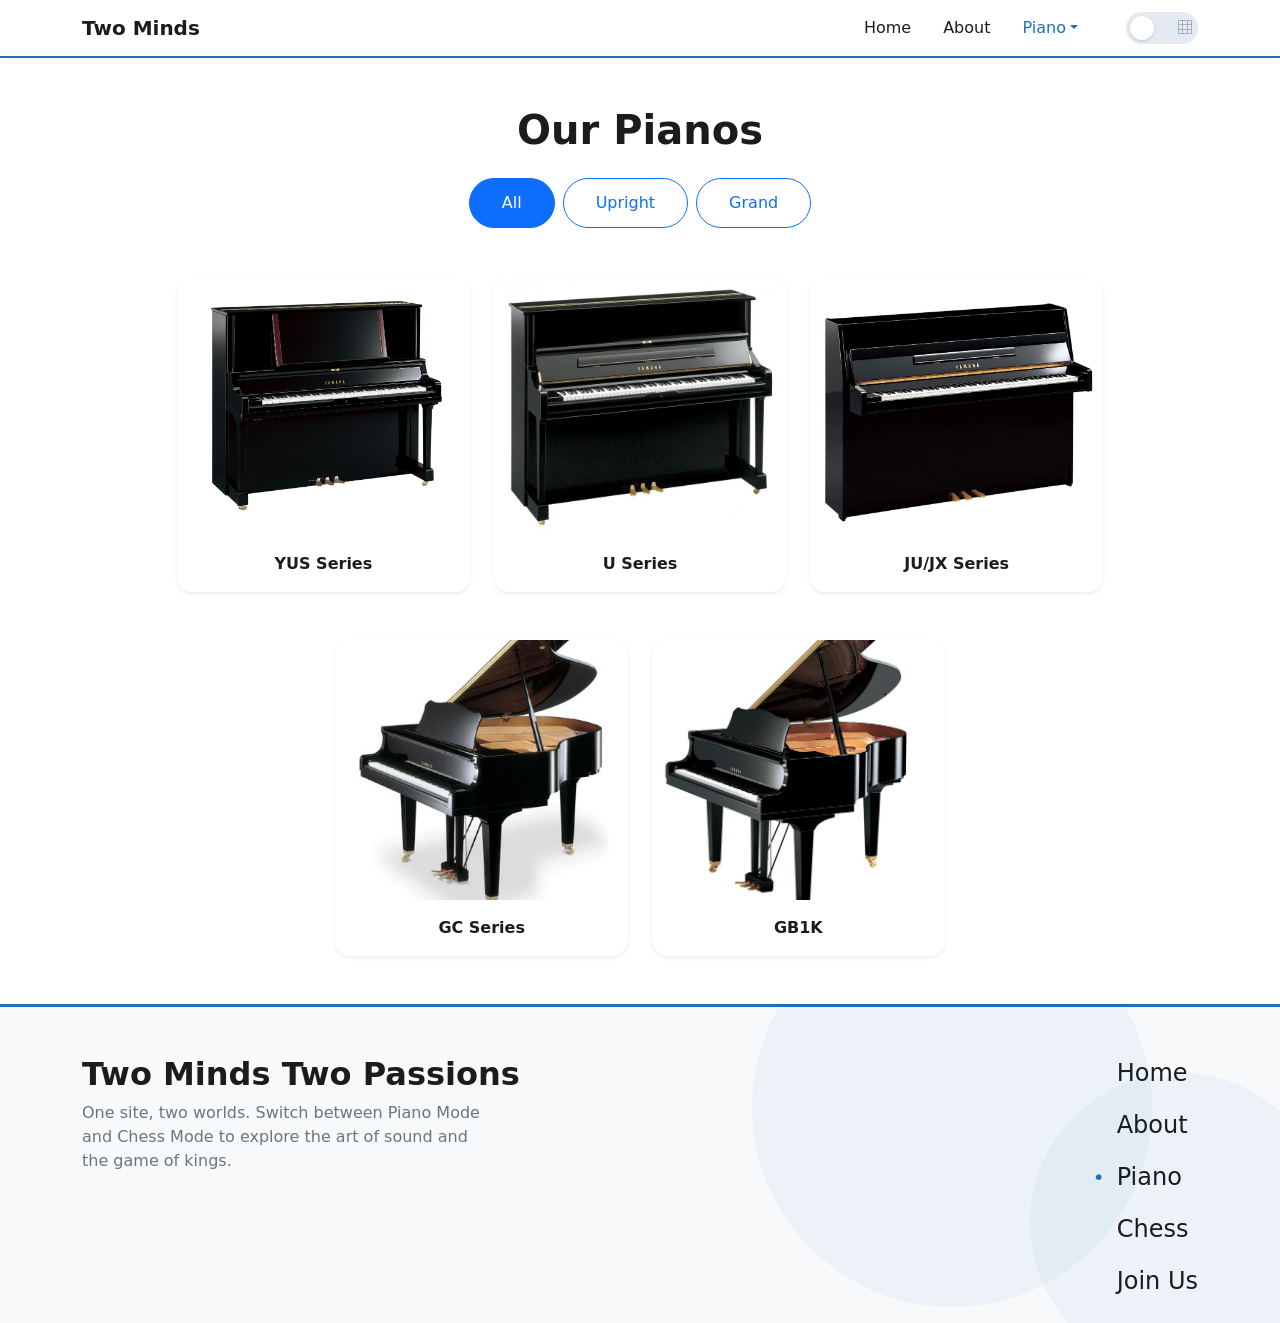
<file: Piano_Models.html>
<!DOCTYPE html>
<html lang="en" data-mode="piano">
<!-- Jian Yew -->
<head>
  <meta charset="UTF-8">
  <title>CJ Piano — Models</title>
  <link href="https://cdn.jsdelivr.net/npm/bootstrap@5.3.3/dist/css/bootstrap.min.css" rel="stylesheet">
  <link href="https://cdn.jsdelivr.net/npm/bootstrap-icons@1.11.3/font/bootstrap-icons.min.css" rel="stylesheet">
  <link rel="stylesheet" href="./css/styles.css">
</head>

<body class="tmt d-flex flex-column min-vh-100">
  <!-- Navigation bar -->
  <header class="navbar navbar-expand sticky-top tmt cnav">
    <div class="container">
      <a href="./index.html" class="navbar-brand fw-bold">Two Minds</a>
      <ul class="navbar-nav ms-auto me-4 gap-3 align-items-center">
        <li class="nav-item">
          <a href="./index.html" class="nav-link">Home</a>
        </li>
        <li class="nav-item">
          <a href="./about.html" class="nav-link">About</a>
        </li>
        <li class="nav-item dropdown">
          <a class="nav-link dropdown-toggle dtl active" href="javascript:void(0)" data-bs-toggle="dropdown">Piano</a>
          <ul class="dmenu dropdown-menu">
            <li><a class="dropdown-item" href="./piano_index.html">Home</a></li>
            <li><a class="dropdown-item" href="./Piano_Models.html">Products</a></li>
          </ul>
        </li>
      </ul>
      <!-- Toggle switch -->
      <button type="button" class="mtn mt mtl ms-3"></button>
    </div>
  </header>

  <main>
    <div class="container py-5">
      <div class="row justify-content-center">
        <div class="col-12 col-lg-10">

          <h1 class="fw-bold text-center mb-4">Our Pianos</h1>

          <div class="d-flex gap-2 justify-content-center mb-5">
            <button type="button" class="filter-btn btn btn-outline-primary active" data-filter="all">All</button>
            <button type="button" class="filter-btn btn btn-outline-primary" data-filter="upright">Upright</button>
            <button type="button" class="filter-btn btn btn-outline-primary" data-filter="grand">Grand</button>
          </div>

          <div class="row g-4 justify-content-center mb-5">
            <div class="col-md-4 piano-card" data-category="upright">
              <div class="card border-0 shadow-sm rounded-4 overflow-hidden h-100" style="background-color: var(--cardbg);">
                <img src="Images/YUS5_Piano.jpg" class="card-img-top object-fit-cover" style="height: 260px;" alt="YUS Series upright piano">
                <div class="card-body text-center">
                  <span class="fw-bold" style="color: var(--text);">YUS Series</span>
                </div>
              </div>
            </div>
            <div class="col-md-4 piano-card" data-category="upright">
              <div class="card border-0 shadow-sm rounded-4 overflow-hidden h-100" style="background-color: var(--cardbg);">
                <img src="Images/U1_Piano.jpg" class="card-img-top object-fit-cover" style="height: 260px;" alt="U Series upright piano">
                <div class="card-body text-center">
                  <span class="fw-bold" style="color: var(--text);">U Series</span>
                </div>
              </div>
            </div>
            <div class="col-md-4 piano-card" data-category="upright">
              <div class="card border-0 shadow-sm rounded-4 overflow-hidden h-100" style="background-color: var(--cardbg);">
                <img src="Images/JU109_Piano.jpg" class="card-img-top object-fit-cover" style="height: 260px;" alt="JU/JX Series upright piano">
                <div class="card-body text-center">
                  <span class="fw-bold" style="color: var(--text);">JU/JX Series</span>
                </div>
              </div>
            </div>
          </div>

          <div class="row g-4 justify-content-center">
            <div class="col-md-4 piano-card" data-category="grand">
              <div class="card border-0 shadow-sm rounded-4 overflow-hidden h-100" style="background-color: var(--cardbg);">
                <img src="Images/GC1_Piano.jpg" class="card-img-top object-fit-cover" style="height: 260px;" alt="GC Series grand piano">
                <div class="card-body text-center">
                  <span class="fw-bold" style="color: var(--text);">GC Series</span>
                </div>
              </div>
            </div>
            <div class="col-md-4 piano-card" data-category="grand">
              <div class="card border-0 shadow-sm rounded-4 overflow-hidden h-100" style="background-color: var(--cardbg);">
                <img src="Images/GB1K_Piano.jpg" class="card-img-top object-fit-cover" style="height: 260px;" alt="GB1K grand piano">
                <div class="card-body text-center">
                  <span class="fw-bold" style="color: var(--text);">GB1K</span>
                </div>
              </div>
            </div>
          </div>

        </div>
      </div>
    </div>
  </main>

  <!-- Footer -->
  <footer class="footer tmt mt-auto pt-5 pb-4">
    <div class="container d-flex justify-content-between">
      <div>
        <h3 class="fw-bold fs-2">Two Minds Two Passions</h3>
        <p class="mb-4 pe-5" style="max-width: 450px;">
          One site, two worlds. Switch between Piano Mode and Chess Mode to explore the art of sound and the game
          of kings.
        </p>
      </div>
      <nav class="d-flex flex-column gap-3">
        <a href="./index.html" class="flink">Home</a>
        <a href="./about.html" class="flink">About</a>
        <a href="./index.html#hobbies" class="flink position-relative" data-set-mode="piano">
          <span class="position-absolute translate-middle-y"
            style="left: -16px; top: 50%; color: var(--primary); font-size: 20px;">•</span>
          Piano
        </a>
        <a href="./index.html#hobbies" class="flink" data-set-mode="chess">Chess</a>
        <a href="./join_us.html" class="flink">Join Us</a>
      </nav>
    </div>
  </footer>

  <!-- JavaScript -->
  <script src="https://cdn.jsdelivr.net/npm/bootstrap@5.3.3/dist/js/bootstrap.bundle.min.js"></script>
  <script src="./js/main.js"></script>
  <script src="./js/piano.js"></script>

</html>
</file>
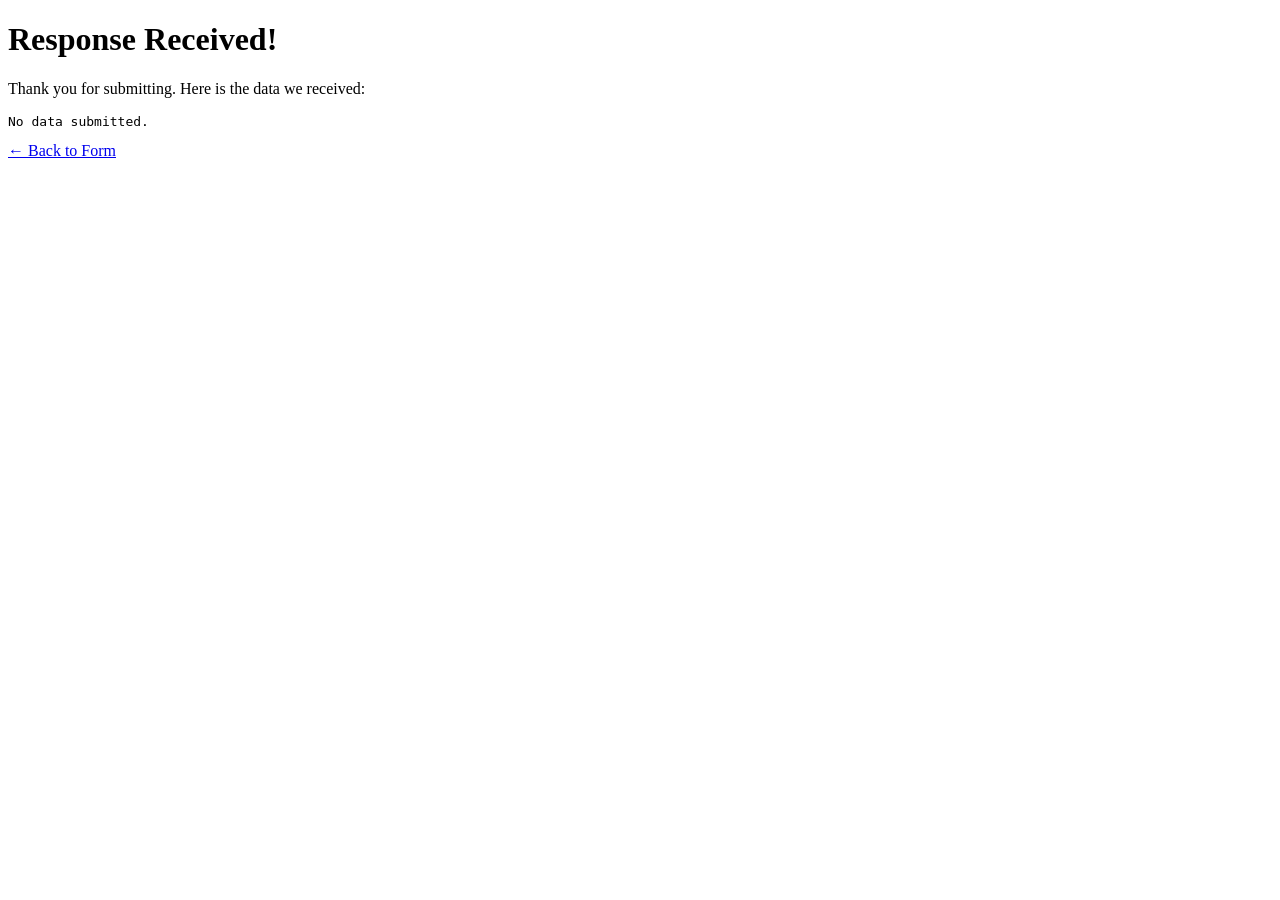
<file: response.html>
<!DOCTYPE html>
<html lang="en">
<head>
  <meta charset="UTF-8">
  <title>Response page</title>

</head>
<body>
  <h1>Response Received!</h1>
  <p>Thank you for submitting. Here is the data we received:</p>
  
  <pre id="output"></pre>
  
  <a href="join_us.html">← Back to Form</a>

  <script>
    const output = document.getElementById('output');
    const params = new URLSearchParams(window.location.search);
    
    if (Array.from(params).length === 0) {
      output.textContent = "No data submitted.";
    } else {
      for (const [key, value] of params) {
        output.textContent += `${key}: ${value}\n`;
      }
    }
  </script>
</body>
</html>
</file>
<file: css/styles.css>
/* Jian Yew style sheet */
:root {
  /* Light mode color */
  --primary: #1e6fbf;
  --accent: #f5c518;
  --surface: #ffffff;
  --surfacealt: #f8f9fa;
  --text: #1c1c1e;
  --textalt: #6c757d;
  --cardbg: #ffffff;
  --border: #dee2e6;
  --footerbg: #f8f9fa;
  --footertext: var(--textalt);
}

[data-mode="chess"] {
  /* Dark mode color */
  --primary: #d4a017;
  --accent: #ede8d0;
  --surface: #121212;
  --surfacealt: #161616;
  --text: #f2f2f2;
  --textalt: #a09080;
  --cardbg: #1e1e1e;
  --border: #3a3020;
  --footerbg: #161616;
  --footertext: var(--textalt);
}

/* Global style */
html {
  scroll-behavior: smooth;
}

body {
  background-color: var(--surface);
  color: var(--text);
  transition: background-color 0.5s ease-in-out, color 0.5s ease-in-out, opacity 0.5s ease-in-out;
}

.text-muted {
  color: var(--textalt) !important;
}

h1, h2, h3, h4, h5, h6 {
  color: var(--text);
}

a {
  color: var(--primary);
}

a:hover {
  color: var(--accent);
}

/* Mode change animation */
.tmt,
.tmt * {
  transition-property: background-color, color, border-color, box-shadow, fill, stroke, transform, opacity;
  transition-duration: 0.5s;
  transition-timing-function: ease-in-out;
}

/* Overrides navbar style from bootstrap */
.cnav {
  background-color: var(--surface);
  border-bottom: 2px solid var(--primary);
  box-shadow: 0 1px 2px #0000000D;
  z-index: 1030;
}

.cnav .nav-link {
  color: var(--text);
  position: relative;
}

.cnav .nav-link.active {
  color: var(--primary);
}

.cnav .nav-link:hover {
  color: var(--accent);
}

.cnav .navbar-brand {
  color: var(--text);
  transition: color 0.3s ease;
}

.cnav .navbar-brand:hover {
  color: var(--primary);
}


/* Dropdown */
.dropdown-menu {
  background-color: var(--surface);
  border: 1px solid var(--border);
  border-radius: 8px;
  display: block;
  opacity: 0;
  visibility: hidden;
  transform: translateY(10px);
  transition: opacity 0.3s ease, transform 0.3s ease, visibility 0.3s;
}

.dropdown:hover .dropdown-menu {
  opacity: 1;
  visibility: visible;
  transform: translateY(0);
}

.dropdown-item {
  color: var(--text);
  transition: background-color 0.2s, color 0.2s;
}

.dropdown-item:hover,
.dropdown-item:focus {
  background-color: var(--surfacealt);
  color: var(--primary);
}

.dropdown-item.active,
.dropdown-item:active {
  background-color: var(--primary);
  color: var(--surface);
}



/* Hero section style */
.hero {
  background-color: var(--surfacealt);
}

.hwrap {
  position: relative;
  overflow: hidden;
  min-height: 400px;
}

.hbase,
.rimage {
  position: absolute;
  inset: 0;
  object-fit: cover;
}

.rlayer {
  pointer-events: none;
  position: absolute;
  inset: 0;
  opacity: 0;
  transition: opacity 0.3s ease-out;
}

.rlayer.is-active {
  opacity: 1;
}

.hgrad {
  pointer-events: none;
  position: absolute;
  inset: 0;
  background: linear-gradient(to right, #00000066, #00000000, #00000000);
}

.heye {
  letter-spacing: 3.2px;
  color: var(--primary);
}

.htit {
  text-wrap: balance;
}

.hsub {
  text-wrap: pretty;
  color: var(--textalt);
}

.cta {
  background-color: var(--primary);
  border-color: var(--primary);
  color: var(--surface);
}

.cta:hover {
  background-color: var(--accent);
  border-color: var(--accent);
  color: #1c1c1e;
}

/* Shape style for cards */
.hcard {
  border-radius: 28px !important;
  min-height: 420px;
}

/* Profile card style */
.bclabel {
  color: var(--primary);
  top: 48px;
  left: 32px;
  writing-mode: vertical-rl;
  transform: rotate(180deg);
  letter-spacing: 4.8px;
  font-size: 13.6px;
}

.bcname {
  font-size: 35.2px;
  letter-spacing: -0.48px;
}

.bcrow {
  font-size: 15.2px;
}

.bckey {
  color: var(--primary);
  width: 80px;
  letter-spacing: 0.8px;
  margin-top: 2.4px;
}

.bcsep {
  color: var(--border);
  margin-top: 2.4px;
}

/* Flip card for the home page */
.highlights-tile {
  height: 380px;
  perspective: 800px;
}

.tf {
  transform-style: preserve-3d;
  transition: transform 0.5s ease-in-out;
  position: relative;
  height: 100%;
  width: 100%;
  cursor: pointer;
}

.tf:hover,
.tf:focus-visible {
  transform: rotateY(180deg);
}

.tff {
  backface-visibility: hidden;
  -webkit-backface-visibility: hidden;
  position: absolute;
  inset: 0;
  display: flex;
  align-items: center;
  justify-content: center;
  border-radius: 24px;
  text-align: center;
}

.tfb {
  transform: rotateY(180deg);
}

.highlights {
  background-color: var(--surfacealt);
}



.hfront,
.hback {
  flex-direction: column;
  padding: 36px;
  box-shadow: 0 20px 60px #00000059;
  background-color: var(--cardbg);
}

.hfglare {
  position: absolute;
  inset: 0;
  background: linear-gradient(135deg, #FFFFFF59 0%, #FFFFFF00 50%);
  pointer-events: none;
}

.tff,
.hfglare {
  border-radius: 24px;
}

.hiwrap {
  margin-bottom: 28px;
  display: flex;
  height: 96px;
  width: 96px;
  align-items: center;
  justify-content: center;
  border-radius: 9999px;
  background: var(--primary);
  box-shadow: 0 8px 32px #00000040;
}

.hiwrap i {
  color: var(--surface);
}

.hctit,
.hbtit {
  font-weight: 700;
  margin-bottom: 12px;
}

.hchin,
.hblab {
  margin-top: auto;
  font-size: 11px;
  font-weight: 600;
  text-transform: uppercase;
  letter-spacing: 2.4px;
  color: var(--textalt);
}

/* Footer */
.footer {
  position: relative;
  overflow: hidden;
  background-color: var(--footerbg);
  border-top: 3px solid var(--primary);
  color: var(--footertext);
  z-index: 1;
}

.footer::before,
.footer::after {
  content: "";
  position: absolute;
  border-radius: 50%;
  background-color: var(--primary);
  opacity: 0.05;
  z-index: -1;
  pointer-events: none;
}

.footer::before {
  width: 400px;
  height: 400px;
  top: -100px;
  right: 10%;
}

.footer::after {
  width: 300px;
  height: 300px;
  bottom: -50px;
  right: -50px;
}


.flink {
  color: var(--text);
  transition: color 0.3s ease;
  text-decoration: none;
  font-size: 24px;
  padding-left: 8px;
}

/* Toggle switch style */
.btn {
  border-radius: 9999px;
  padding: 12px 32px;
  transition: transform 0.2s ease, background-color 0.3s ease, color 0.3s ease, border-color 0.3s ease;
  position: relative;
  overflow: hidden;
}

.btn:hover {
  transform: scale(1.05);
}

.btn:active {
  transform: scale(0.95);
}

.mt {
  position: relative;
  display: inline-flex;
  align-items: center;
  border-radius: 9999px;
  padding: 0 4px;
  transition: background-color 0.3s ease-in-out;
  background: #e4eaf1;
  border: none;
}

[data-mode="chess"] .mt {
  background: #2a2310;
}

.mt:focus-visible {
  outline: none;
  box-shadow: 0 0 0 2px var(--surface), 0 0 0 4px var(--primary);
}

.mtl {
  height: 32px;
  width: 72px;
}

.mtl .mtk {
  height: 24px;
  width: 24px;
}

.mti {
  pointer-events: none;
  position: absolute;
  inset: 0;
  display: flex;
  align-items: center;
  justify-content: space-between;
  padding: 0 6px;
}

.mtiv {
  color: #1e6fbf;
}

[data-mode="chess"] .mtiv {
  color: #6c757d;
}

.mtic {
  color: #a0a8b0;
}

[data-mode="chess"] .mtic {
  color: #d4a017;
}

.mtk {
  position: relative;
  z-index: 10;
  display: inline-flex;
  align-items: center;
  justify-content: center;
  border-radius: 9999px;
  background: #FFFFFF;
  box-shadow: 0 1px 3px #00000026;
  transition: transform 0.3s ease-in-out;
  transform: translateX(0);
}

[data-mode="chess"] .mtk {
  background: #d4a017;
}

[data-mode="chess"] .mtl .mtk {
  transform: translateX(40px);
}

/* Reveal animation when scrolling */
.reveal {
  opacity: 0;
  transform: translateY(30px);
  transition: opacity 0.8s ease-out, transform 0.8s ease-out;
}

.reveal.is-visible {
  opacity: 1;
  transform: translateY(0);
}

.reveal-delay-1 {
  transition-delay: 0.2s;
}

.reveal-delay-2 {
  transition-delay: 0.4s;
}

/* Form style for the join us page */
.jhero {
  background: linear-gradient(135deg, var(--surface) 0%, var(--surfacealt) 100%);
  padding: 96px 0 48px;
}

.form-control {
  background-color: var(--surfacealt);
  border: 1px solid var(--border);
  color: var(--text);
  border-radius: 8px;
  padding: 12px 16px;
  transition: all 0.2s ease;
}
.form-control::placeholder { color: var(--textalt); }

.form-control:focus {
  background-color: var(--surface);
  border-color: var(--primary);
  box-shadow: 0 0 0 3px #1E6FBF33;
}

[data-mode="chess"] .form-control:focus {
  box-shadow: 0 0 0 3px #BBAB8633;
}

.form-check-input:checked {
  background-color: var(--primary);
  border-color: var(--primary);
}
</file>
